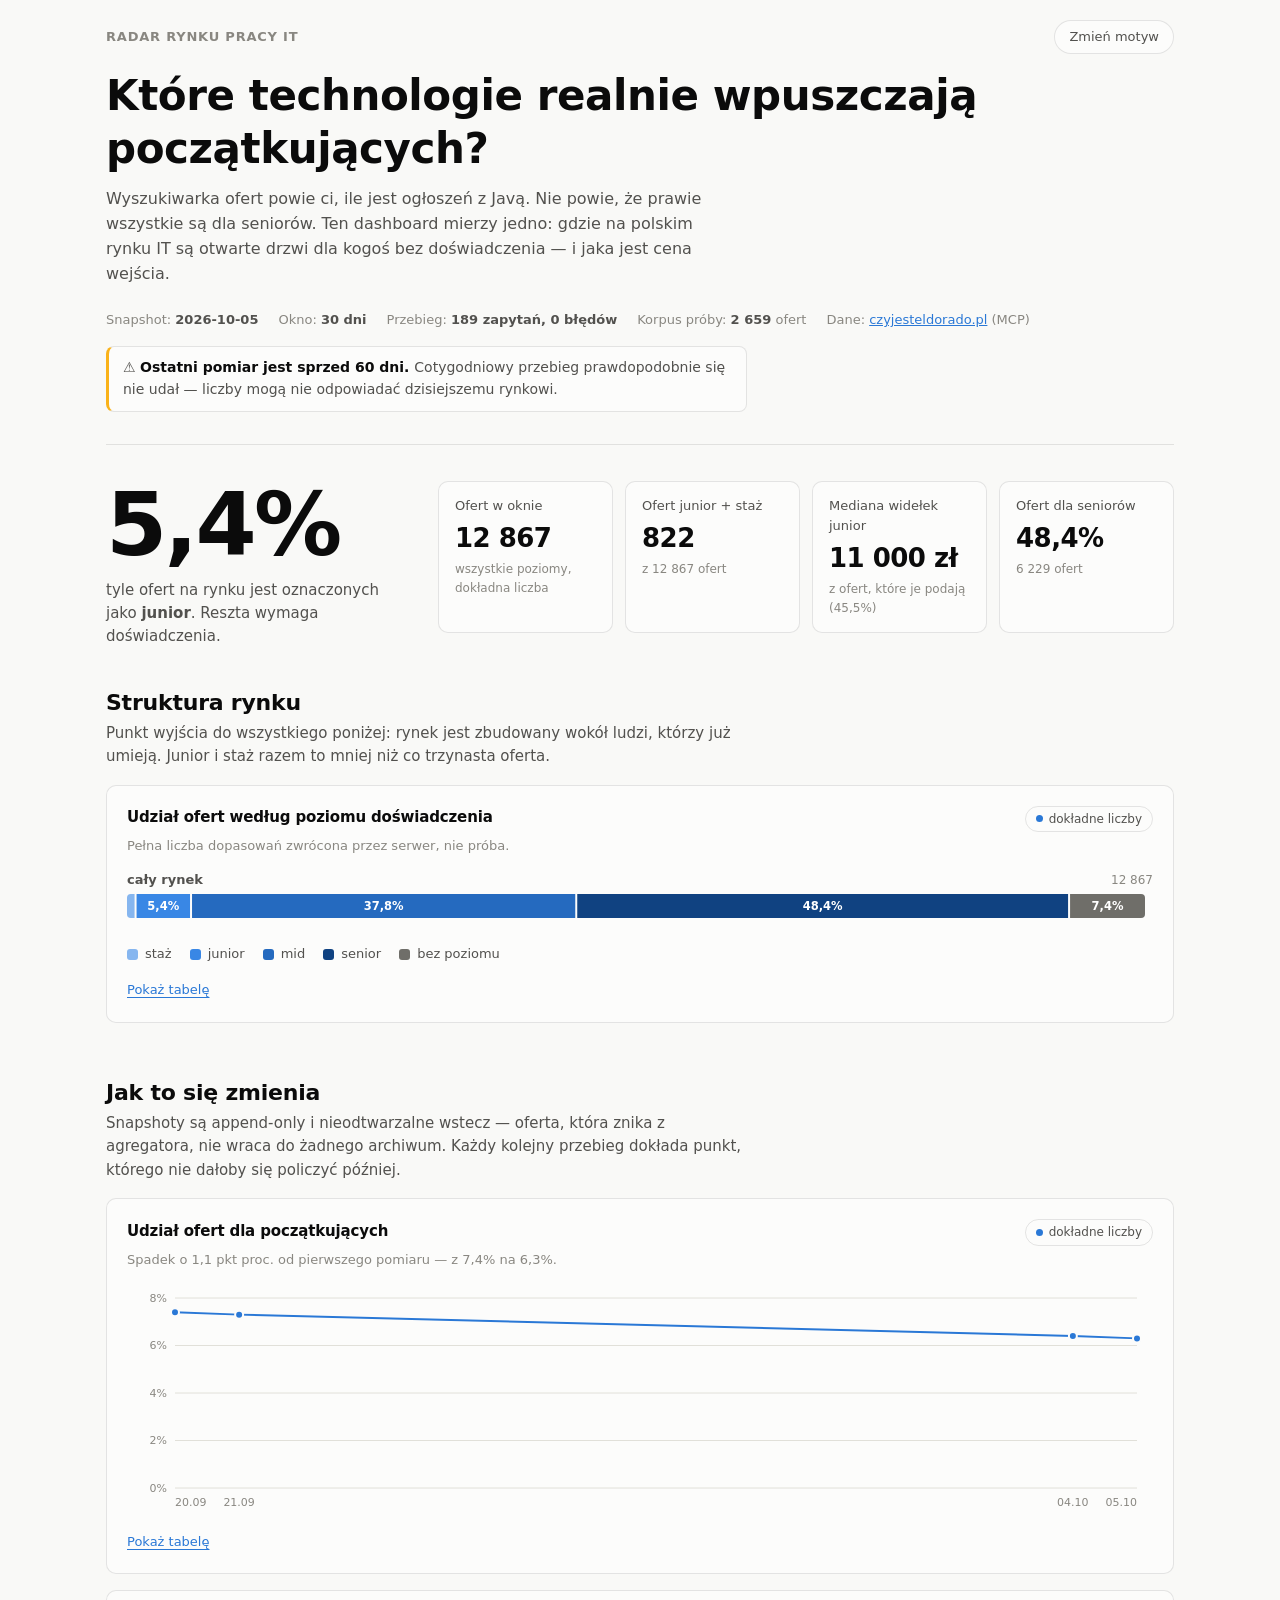
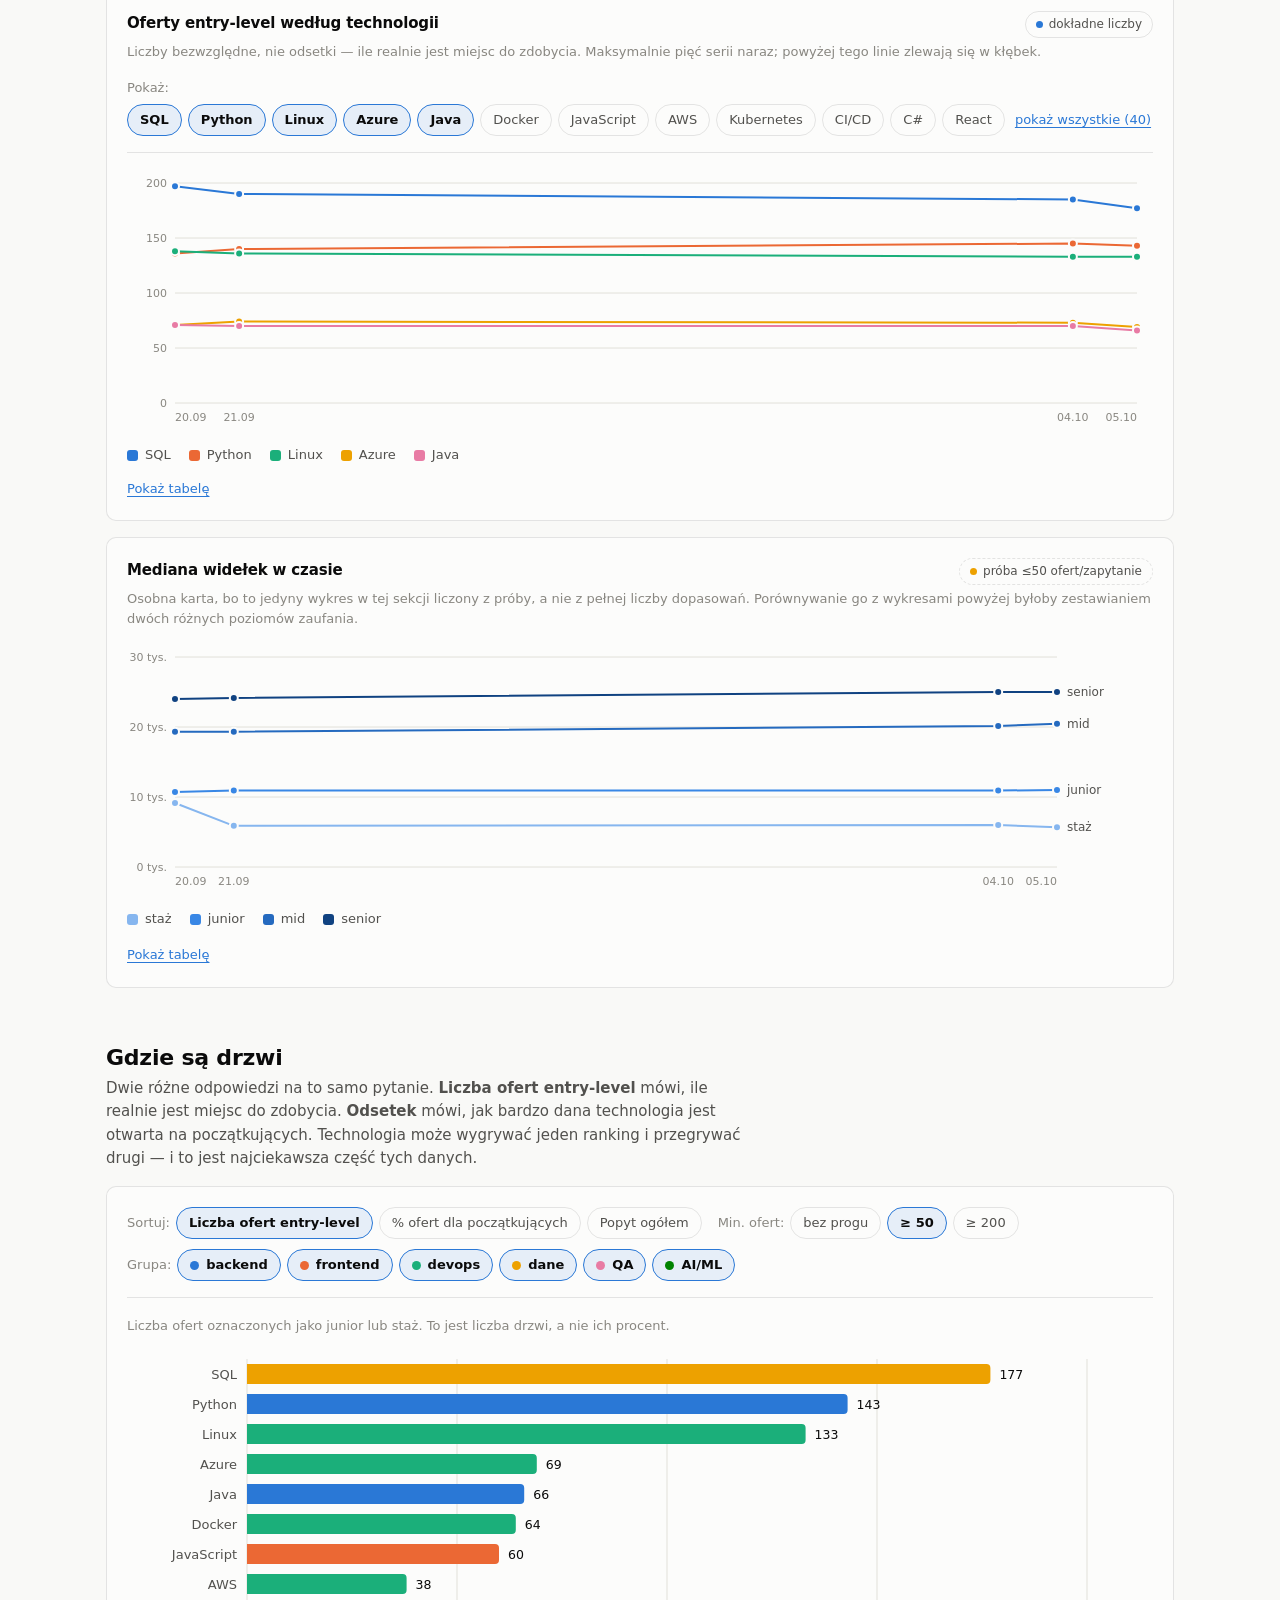
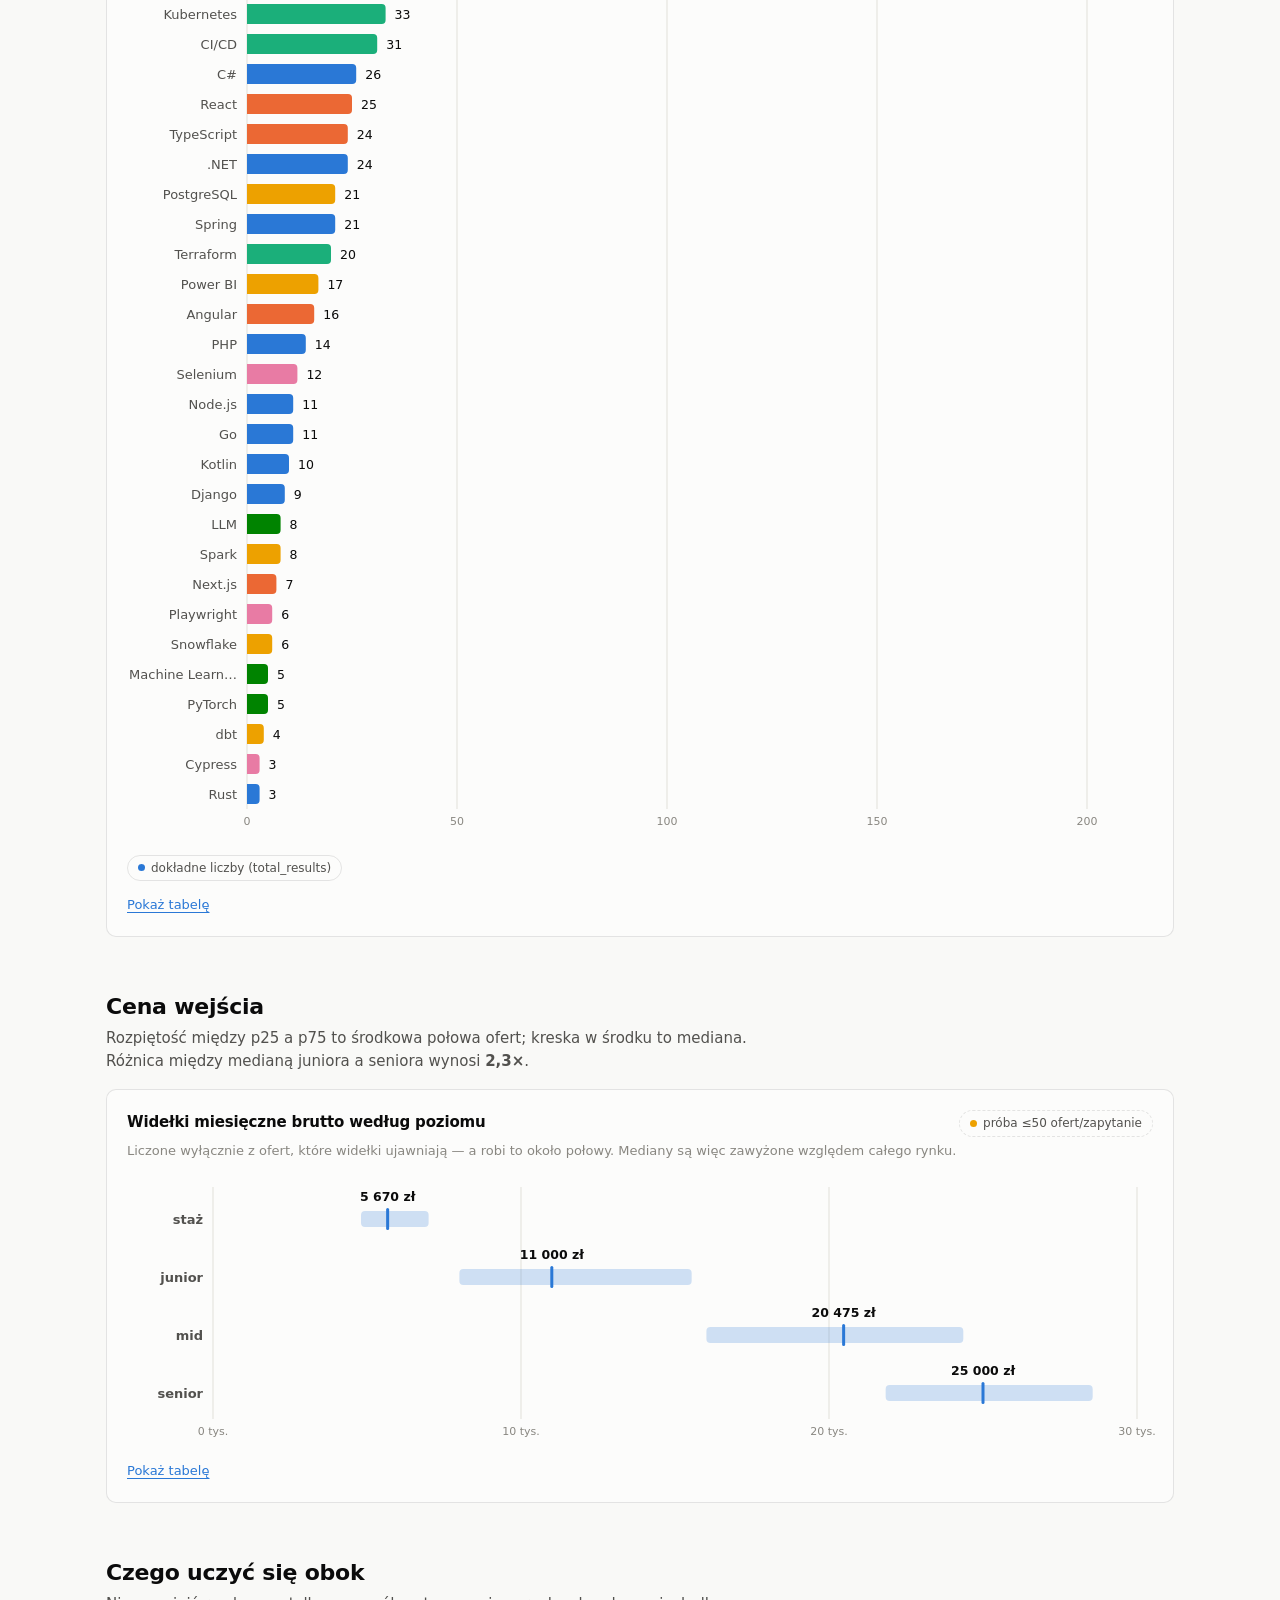
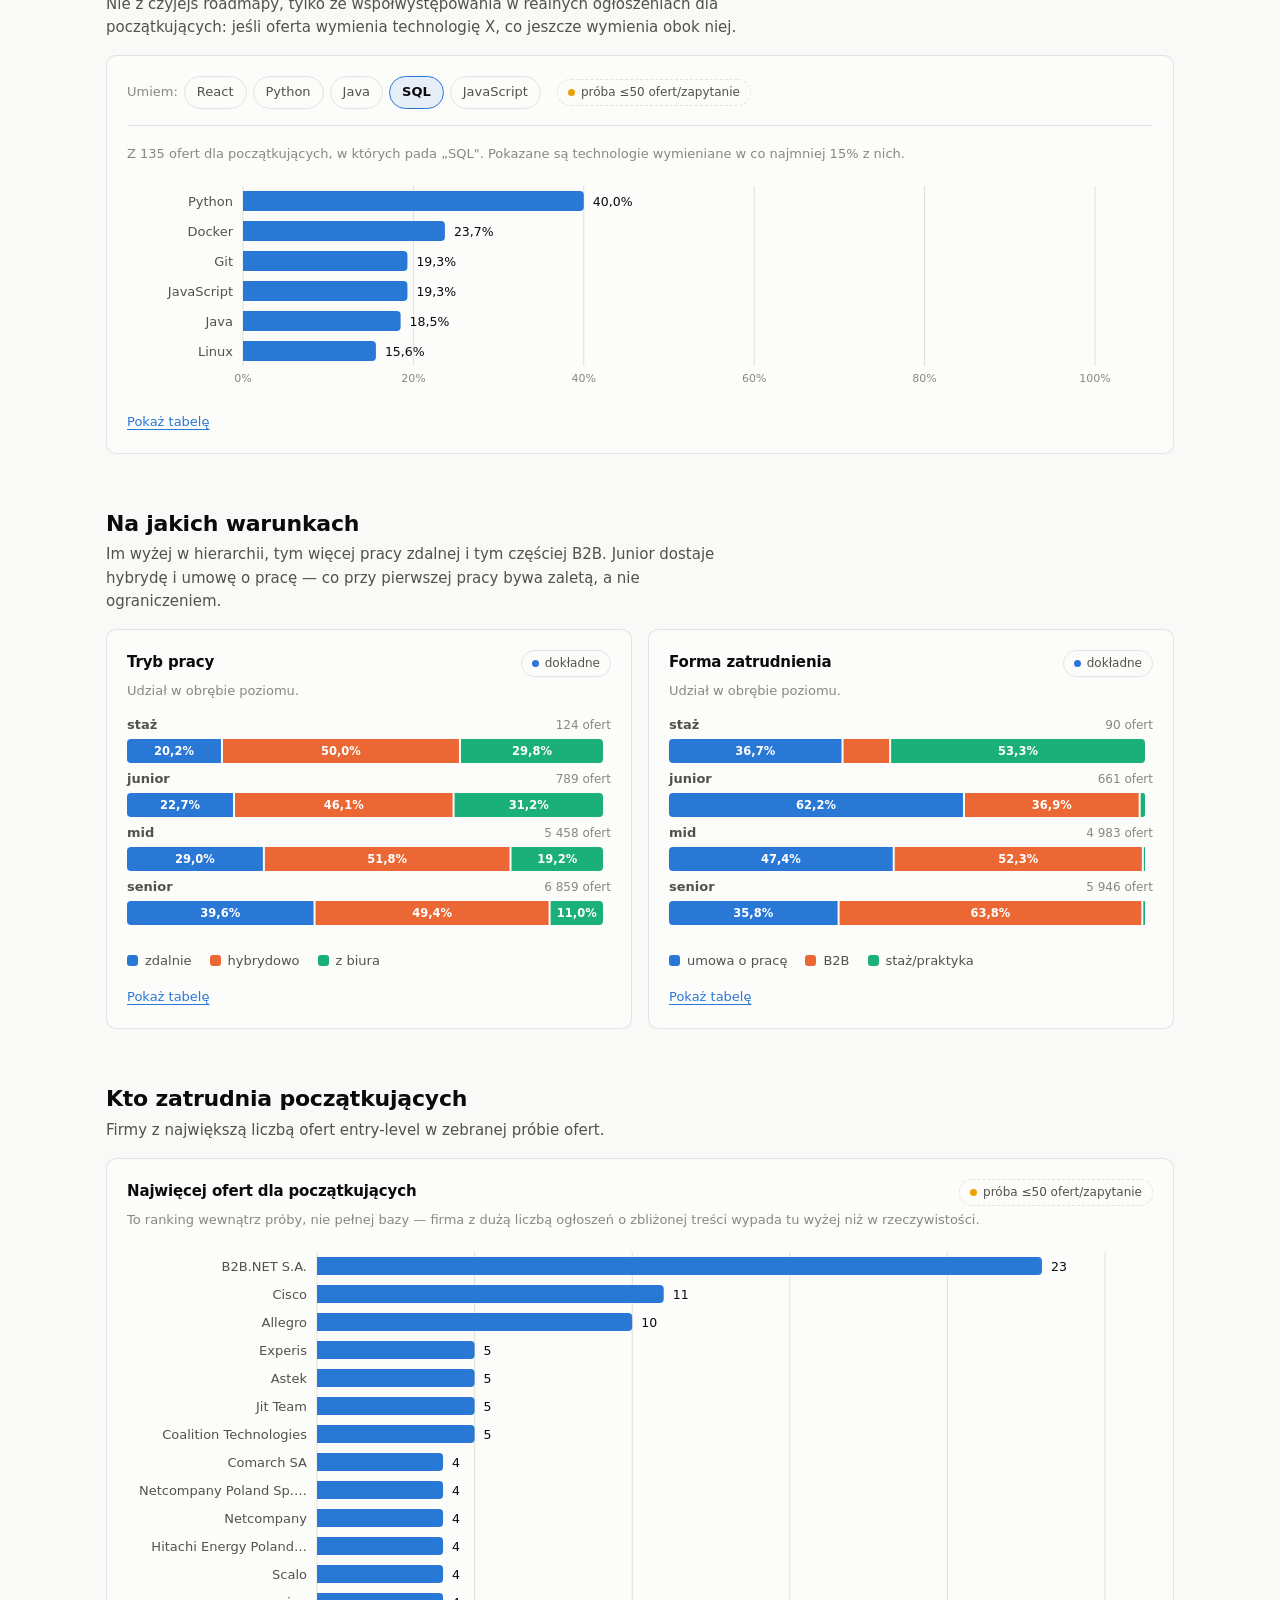
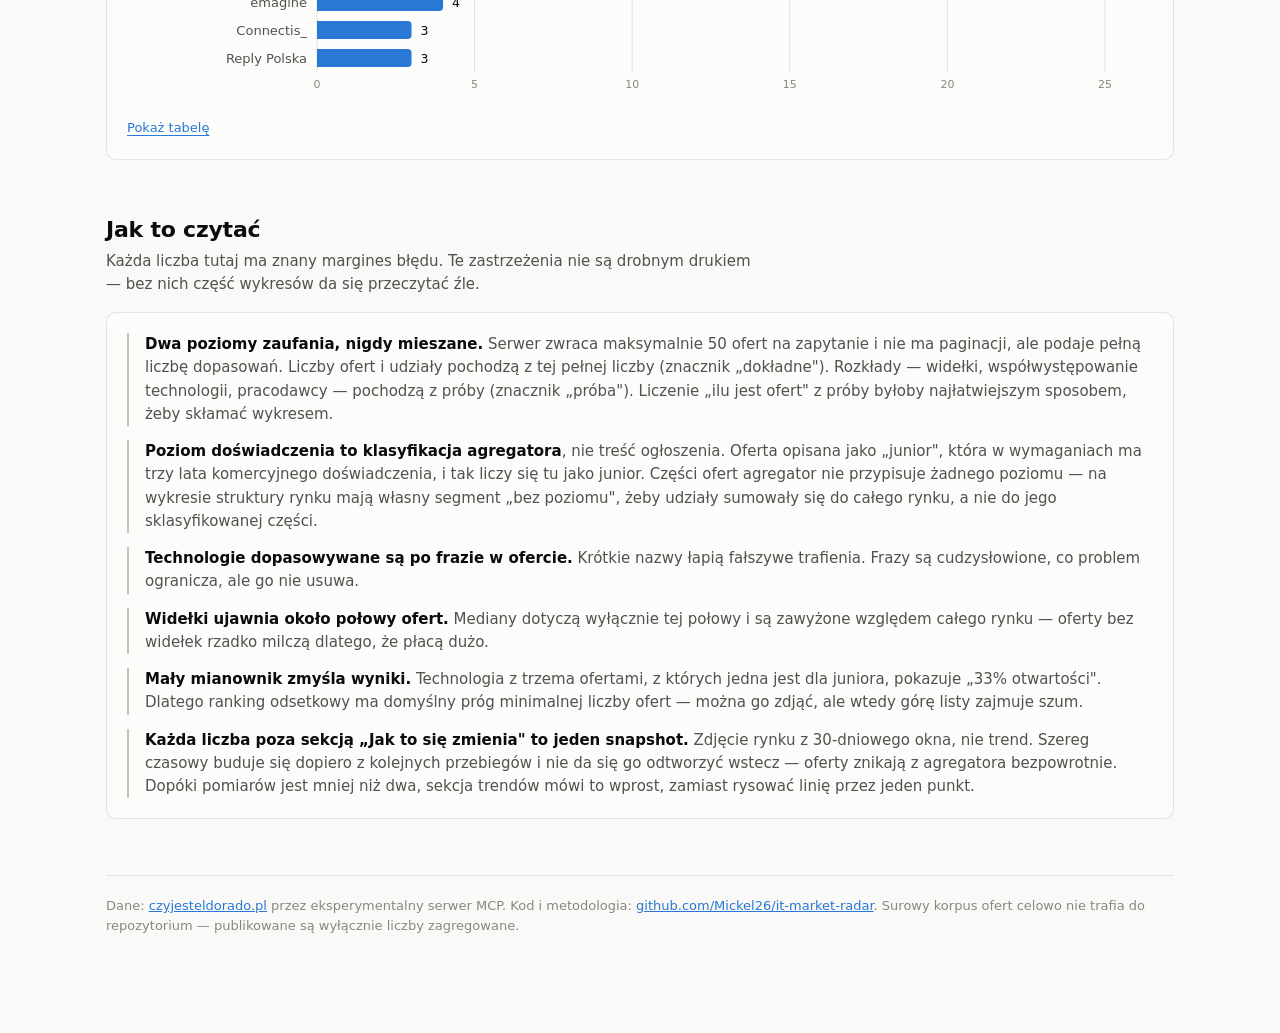
<file: index.html>
<!DOCTYPE html>
<html lang="pl">
  <head>
    <meta charset="utf-8" />
    <meta name="viewport" content="width=device-width, initial-scale=1" />
    <title>Radar rynku pracy IT</title>
    <meta
      name="description"
      content="Które technologie realnie wpuszczają początkujących na polskim rynku IT — policzone z ofert pracy, nie z opinii."
    />
    <link rel="stylesheet" href="assets/dashboard.css" />
    <link
      rel="icon"
      href="data:image/svg+xml,%3Csvg xmlns='http://www.w3.org/2000/svg' viewBox='0 0 32 32'%3E%3Ccircle cx='16' cy='16' r='13' fill='none' stroke='%232a78d6' stroke-width='2.5'/%3E%3Ccircle cx='16' cy='16' r='4' fill='%232a78d6'/%3E%3C/svg%3E"
    />
  </head>
  <body>
    <div class="wrap">
      <div class="topbar">
        <span class="brand">Radar rynku pracy IT</span>
        <button id="theme-toggle" class="theme-toggle" type="button">Zmień motyw</button>
      </div>

      <header class="intro">
        <h1>Które technologie realnie wpuszczają początkujących?</h1>
        <p class="lede">
          Wyszukiwarka ofert powie ci, ile jest ogłoszeń z Javą. Nie powie, że prawie wszystkie są dla seniorów. Ten
          dashboard mierzy jedno: gdzie na polskim rynku IT są otwarte drzwi dla kogoś bez doświadczenia — i jaka jest
          cena wejścia.
        </p>
        <div class="run-meta">
          <span>Snapshot: <b id="run-date">—</b></span>
          <span>Okno: <b id="run-window">—</b></span>
          <span>Przebieg: <b id="run-queries">—</b></span>
          <span>Korpus próby: <b id="run-corpus">—</b> ofert</span>
          <span>Dane: <a href="https://czyjesteldorado.pl">czyjesteldorado.pl</a> (MCP)</span>
        </div>
        <p class="data-notice" id="data-notice" role="status" hidden></p>
      </header>

      <div id="status" class="loading">Wczytuję raport…</div>

      <main id="dashboard" hidden>
        <!-- ---------------------------------------------------- liczba wiodaca -->
        <div class="hero">
          <div class="hero-figure">
            <div class="hero-value" id="hero-value">—</div>
            <div class="hero-label">
              tyle ofert na rynku jest oznaczonych jako <b>junior</b>. Reszta wymaga doświadczenia.
            </div>
          </div>
          <div class="tiles" id="tiles"></div>
        </div>

        <!-- ------------------------------------------------------ struktura -->
        <section id="rynek">
          <div class="sec-head">
            <h2>Struktura rynku</h2>
            <p>
              Punkt wyjścia do wszystkiego poniżej: rynek jest zbudowany wokół ludzi, którzy już umieją. Junior i staż
              razem to mniej niż co trzynasta oferta.
            </p>
          </div>
          <div class="card">
            <div class="card-head">
              <h3>Udział ofert według poziomu doświadczenia</h3>
              <span class="src src-exact">dokładne liczby</span>
            </div>
            <p class="card-sub">Pełna liczba dopasowań zwrócona przez serwer, nie próba.</p>
            <div class="chart" id="chart-market"></div>
            <div id="market-toggle" style="margin-top: 14px"></div>
            <div id="table-market"></div>
          </div>
        </section>

        <!-- -------------------------------------------------------- trendy -->
        <section id="trendy" hidden>
          <div class="sec-head">
            <h2>Jak to się zmienia</h2>
            <p>
              Snapshoty są append-only i nieodtwarzalne wstecz — oferta, która znika z agregatora, nie wraca do żadnego
              archiwum. Każdy kolejny przebieg dokłada punkt, którego nie dałoby się policzyć później.
            </p>
          </div>

          <div class="card" id="trend-empty" hidden>
            <div class="card-head">
              <h3>Za wcześnie na trend</h3>
              <span class="src src-exact">dokładne liczby</span>
            </div>
            <p class="card-sub" style="margin-bottom: 0">
              Mamy <b id="trend-count">1</b> pomiar. Wykres zmiany w czasie potrzebuje co najmniej dwóch — linia
              poprowadzona przez jeden punkt wygląda jak wiedza, a nią nie jest. Zbieranie chodzi automatycznie w
              poniedziałki, więc pierwszy trend pojawi się tu sam po następnym przebiegu.
            </p>
          </div>

          <div id="trend-charts" hidden>
            <div class="card">
              <div class="card-head">
                <h3>Udział ofert dla początkujących</h3>
                <span class="src src-exact">dokładne liczby</span>
              </div>
              <p class="card-sub" id="trend-entry-note"></p>
              <div class="chart" id="chart-trend-entry"></div>
              <div id="trend-entry-toggle" style="margin-top: 14px"></div>
              <div id="table-trend-entry"></div>
            </div>

            <div class="card">
              <div class="card-head">
                <h3>Oferty entry-level według technologii</h3>
                <span class="src src-exact">dokładne liczby</span>
              </div>
              <p class="card-sub">
                Liczby bezwzględne, nie odsetki — ile realnie jest miejsc do zdobycia. Maksymalnie pięć serii naraz;
                powyżej tego linie zlewają się w kłębek.
              </p>
              <div class="controls">
                <div class="ctrl-group">
                  <span class="ctrl-label">Pokaż:</span>
                  <span id="trend-tech-picker" class="ctrl-group"></span>
                </div>
              </div>
              <div class="chart" id="chart-trend-tech"></div>
              <div id="trend-tech-legend"></div>
              <div id="trend-tech-toggle" style="margin-top: 12px"></div>
              <div id="table-trend-tech"></div>
            </div>

            <div class="card">
              <div class="card-head">
                <h3>Mediana widełek w czasie</h3>
                <span class="src src-sample">próba ≤50 ofert/zapytanie</span>
              </div>
              <p class="card-sub">
                Osobna karta, bo to jedyny wykres w tej sekcji liczony z próby, a nie z pełnej liczby dopasowań.
                Porównywanie go z wykresami powyżej byłoby zestawianiem dwóch różnych poziomów zaufania.
              </p>
              <div class="chart" id="chart-trend-salary"></div>
              <div id="trend-salary-toggle" style="margin-top: 14px"></div>
              <div id="table-trend-salary"></div>
            </div>
          </div>
        </section>

        <!-- ------------------------------------------------------- ranking -->
        <section id="technologie">
          <div class="sec-head">
            <h2>Gdzie są drzwi</h2>
            <p>
              Dwie różne odpowiedzi na to samo pytanie. <b>Liczba ofert entry-level</b> mówi, ile realnie jest miejsc do
              zdobycia. <b>Odsetek</b> mówi, jak bardzo dana technologia jest otwarta na początkujących. Technologia
              może wygrywać jeden ranking i przegrywać drugi — i to jest najciekawsza część tych danych.
            </p>
          </div>
          <div class="card">
            <div class="controls">
              <div class="ctrl-group">
                <span class="ctrl-label">Sortuj:</span>
                <span id="tech-sort" class="ctrl-group"></span>
              </div>
              <div class="ctrl-group">
                <span class="ctrl-label">Min. ofert:</span>
                <span id="tech-min" class="ctrl-group"></span>
              </div>
              <div class="ctrl-group">
                <span class="ctrl-label">Grupa:</span>
                <span id="tech-groups" class="ctrl-group"></span>
              </div>
            </div>
            <p class="card-sub" id="tech-note"></p>
            <div class="chart" id="chart-tech"></div>
            <div class="legend" style="margin-top: 16px">
              <span class="src src-exact">dokładne liczby (total_results)</span>
            </div>
            <div id="tech-toggle" style="margin-top: 12px"></div>
            <div id="table-tech"></div>
          </div>
        </section>

        <!-- --------------------------------------------------------- place -->
        <section id="place">
          <div class="sec-head">
            <h2>Cena wejścia</h2>
            <p>
              Rozpiętość między p25 a p75 to środkowa połowa ofert; kreska w środku to mediana. Różnica między medianą
              juniora a seniora wynosi <b id="salary-gap">—</b>.
            </p>
          </div>
          <div class="card">
            <div class="card-head">
              <h3>Widełki miesięczne brutto według poziomu</h3>
              <span class="src src-sample">próba ≤50 ofert/zapytanie</span>
            </div>
            <p class="card-sub">
              Liczone wyłącznie z ofert, które widełki ujawniają — a robi to około połowy. Mediany są więc zawyżone
              względem całego rynku.
            </p>
            <div class="chart" id="chart-salary"></div>
            <div id="salary-toggle" style="margin-top: 14px"></div>
            <div id="table-salary"></div>
          </div>
        </section>

        <!-- ------------------------------------------------------- sciezki -->
        <section id="sciezki">
          <div class="sec-head">
            <h2>Czego uczyć się obok</h2>
            <p>
              Nie z czyjejś roadmapy, tylko ze współwystępowania w realnych ogłoszeniach dla początkujących: jeśli
              oferta wymienia technologię X, co jeszcze wymienia obok niej.
            </p>
          </div>
          <div class="card">
            <div class="controls">
              <div class="ctrl-group">
                <span class="ctrl-label">Umiem:</span>
                <span id="path-tabs" class="ctrl-group" role="tablist"></span>
              </div>
              <span class="src src-sample">próba ≤50 ofert/zapytanie</span>
            </div>
            <p class="card-sub" id="path-meta"></p>
            <div class="chart" id="chart-path"></div>
            <div id="path-toggle" style="margin-top: 14px"></div>
            <div id="table-path"></div>
          </div>
        </section>

        <!-- ------------------------------------------------- tryb i kontrakt -->
        <section id="warunki">
          <div class="sec-head">
            <h2>Na jakich warunkach</h2>
            <p>
              Im wyżej w hierarchii, tym więcej pracy zdalnej i tym częściej B2B. Junior dostaje hybrydę i umowę o
              pracę — co przy pierwszej pracy bywa zaletą, a nie ograniczeniem.
            </p>
          </div>
          <div class="two-col">
            <div class="card">
              <div class="card-head">
                <h3>Tryb pracy</h3>
                <span class="src src-exact">dokładne</span>
              </div>
              <p class="card-sub">Udział w obrębie poziomu.</p>
              <div class="chart" id="chart-modes"></div>
              <div id="modes-toggle" style="margin-top: 14px"></div>
              <div id="table-modes"></div>
            </div>
            <div class="card">
              <div class="card-head">
                <h3>Forma zatrudnienia</h3>
                <span class="src src-exact">dokładne</span>
              </div>
              <p class="card-sub">Udział w obrębie poziomu.</p>
              <div class="chart" id="chart-contracts"></div>
              <div id="contracts-toggle" style="margin-top: 14px"></div>
              <div id="table-contracts"></div>
            </div>
          </div>
        </section>

        <!-- ---------------------------------------------------- pracodawcy -->
        <section id="pracodawcy">
          <div class="sec-head">
            <h2>Kto zatrudnia początkujących</h2>
            <p>Firmy z największą liczbą ofert entry-level w zebranej próbie ofert.</p>
          </div>
          <div class="card">
            <div class="card-head">
              <h3>Najwięcej ofert dla początkujących</h3>
              <span class="src src-sample">próba ≤50 ofert/zapytanie</span>
            </div>
            <p class="card-sub">
              To ranking wewnątrz próby, nie pełnej bazy — firma z dużą liczbą ogłoszeń o zbliżonej treści wypada tu
              wyżej niż w rzeczywistości.
            </p>
            <div class="chart" id="chart-employers"></div>
            <div id="employers-toggle" style="margin-top: 14px"></div>
            <div id="table-employers"></div>
          </div>
        </section>

        <!-- --------------------------------------------------- zastrzezenia -->
        <section id="zastrzezenia" class="caveats">
          <div class="sec-head">
            <h2>Jak to czytać</h2>
            <p>
              Każda liczba tutaj ma znany margines błędu. Te zastrzeżenia nie są drobnym drukiem — bez nich część
              wykresów da się przeczytać źle.
            </p>
          </div>
          <div class="card">
            <ul>
              <li>
                <b>Dwa poziomy zaufania, nigdy mieszane.</b> Serwer zwraca maksymalnie 50 ofert na zapytanie i nie ma
                paginacji, ale podaje pełną liczbę dopasowań. Liczby ofert i udziały pochodzą z tej pełnej liczby
                (znacznik „dokładne"). Rozkłady — widełki, współwystępowanie technologii, pracodawcy — pochodzą z próby
                (znacznik „próba"). Liczenie „ilu jest ofert" z próby byłoby najłatwiejszym sposobem, żeby skłamać
                wykresem.
              </li>
              <li>
                <b>Poziom doświadczenia to klasyfikacja agregatora</b>, nie treść ogłoszenia. Oferta opisana jako
                „junior", która w wymaganiach ma trzy lata komercyjnego doświadczenia, i tak liczy się tu jako junior.
                Części ofert agregator nie przypisuje żadnego poziomu — na wykresie struktury rynku mają własny segment
                „bez poziomu", żeby udziały sumowały się do całego rynku, a nie do jego sklasyfikowanej części.
              </li>
              <li>
                <b>Technologie dopasowywane są po frazie w ofercie.</b> Krótkie nazwy łapią fałszywe trafienia. Frazy są
                cudzysłowione, co problem ogranicza, ale go nie usuwa.
              </li>
              <li>
                <b>Widełki ujawnia około połowy ofert.</b> Mediany dotyczą wyłącznie tej połowy i są zawyżone względem
                całego rynku — oferty bez widełek rzadko milczą dlatego, że płacą dużo.
              </li>
              <li>
                <b>Mały mianownik zmyśla wyniki.</b> Technologia z trzema ofertami, z których jedna jest dla juniora,
                pokazuje „33% otwartości". Dlatego ranking odsetkowy ma domyślny próg minimalnej liczby ofert — można
                go zdjąć, ale wtedy górę listy zajmuje szum.
              </li>
              <li>
                <b>Każda liczba poza sekcją „Jak to się zmienia" to jeden snapshot.</b> Zdjęcie rynku z 30-dniowego
                okna, nie trend. Szereg czasowy buduje się dopiero z kolejnych przebiegów i nie da się go odtworzyć
                wstecz — oferty znikają z agregatora bezpowrotnie. Dopóki pomiarów jest mniej niż dwa, sekcja trendów
                mówi to wprost, zamiast rysować linię przez jeden punkt.
              </li>
            </ul>
          </div>
        </section>

        <footer>
          Dane: <a href="https://czyjesteldorado.pl">czyjesteldorado.pl</a> przez eksperymentalny serwer MCP. Kod i
          metodologia: <a href="https://github.com/Mickel26/it-market-radar">github.com/Mickel26/it-market-radar</a>.
          Surowy korpus ofert celowo nie trafia do repozytorium — publikowane są wyłącznie liczby zagregowane.
        </footer>
      </main>
    </div>

    <div id="tip" role="tooltip" aria-live="polite"></div>
    <script src="assets/dashboard.js"></script>
  </body>
</html>
</file>
<file: assets/dashboard.css>
/* Radar rynku pracy IT — warstwa prezentacji.
 *
 * Kolory sa tokenami CSS, nie hexami rozsianymi po kodzie: dzieki temu
 * przelaczenie motywu nie wymaga przerysowania wykresow (SVG wypelnia sie
 * przez var()). Palety kategoryczna i porzadkowa przeszly walidacje CVD
 * (kontrast, separacja dla protan/deutan/tritan) w obu motywach.
 */

:root {
  color-scheme: light;

  --surface-1: #fcfcfb;
  --page: #f9f9f7;
  --text-primary: #0b0b0b;
  --text-secondary: #52514e;
  --text-muted: #898781;
  --gridline: #e1e0d9;
  --baseline: #c3c2b7;
  --border: rgba(11, 11, 11, 0.1);
  --wash: rgba(11, 11, 11, 0.04);

  /* kategoryczna: identyfikacja (grupa technologii, tryb pracy, kontrakt) */
  --series-1: #2a78d6;
  --series-2: #eb6834;
  --series-3: #1baf7a;
  --series-4: #eda100;
  --series-5: #e87ba4;
  --series-6: #008300;

  /* porzadkowa: poziom doswiadczenia ma naturalna kolejnosc, wiec jeden odcien */
  --level-intern: #86b6ef;
  --level-junior: #3987e5;
  --level-mid: #256abf;
  --level-senior: #104281;
  /* poza rampa porzadkowa: "nieokreslony" to brak danych, nie kolejny szczebel.
     Ten sam szary w obu motywach — biala etykieta czyta sie na nim zawsze. */
  --level-unknown: #6f6e69;

  --accent: #2a78d6;
  --accent-wash: rgba(42, 120, 214, 0.1);

  --radius: 10px;
  --maxw: 1100px;
}

@media (prefers-color-scheme: dark) {
  :root:where(:not([data-theme="light"])) {
    color-scheme: dark;

    --surface-1: #1a1a19;
    --page: #0d0d0d;
    --text-primary: #ffffff;
    --text-secondary: #c3c2b7;
    --text-muted: #898781;
    --gridline: #2c2c2a;
    --baseline: #383835;
    --border: rgba(255, 255, 255, 0.1);
    --wash: rgba(255, 255, 255, 0.05);

    --series-1: #3987e5;
    --series-2: #d95926;
    --series-3: #199e70;
    --series-4: #c98500;
    --series-5: #d55181;
    --series-6: #008300;

    --level-intern: #b7d3f6;
    --level-junior: #6da7ec;
    --level-mid: #2a78d6;
    --level-senior: #184f95;

    --accent: #3987e5;
    --accent-wash: rgba(57, 135, 229, 0.16);
  }
}

:root[data-theme="dark"] {
  color-scheme: dark;

  --surface-1: #1a1a19;
  --page: #0d0d0d;
  --text-primary: #ffffff;
  --text-secondary: #c3c2b7;
  --text-muted: #898781;
  --gridline: #2c2c2a;
  --baseline: #383835;
  --border: rgba(255, 255, 255, 0.1);
  --wash: rgba(255, 255, 255, 0.05);

  --series-1: #3987e5;
  --series-2: #d95926;
  --series-3: #199e70;
  --series-4: #c98500;
  --series-5: #d55181;
  --series-6: #008300;

  --level-intern: #b7d3f6;
  --level-junior: #6da7ec;
  --level-mid: #2a78d6;
  --level-senior: #184f95;

  --accent: #3987e5;
  --accent-wash: rgba(57, 135, 229, 0.16);
}

* {
  box-sizing: border-box;
}

body {
  margin: 0;
  background: var(--page);
  color: var(--text-primary);
  font-family: system-ui, -apple-system, "Segoe UI", sans-serif;
  font-size: 15px;
  line-height: 1.55;
  -webkit-text-size-adjust: 100%;
}

.wrap {
  max-width: var(--maxw);
  margin: 0 auto;
  padding: 0 16px 96px;
}

a {
  color: var(--accent);
}

h1,
h2,
h3 {
  line-height: 1.25;
  letter-spacing: -0.01em;
  margin: 0;
}

/* ---------- naglowek ---------- */

.topbar {
  display: flex;
  align-items: center;
  justify-content: space-between;
  gap: 16px;
  padding: 20px 0 8px;
  flex-wrap: wrap;
}

.brand {
  font-size: 13px;
  font-weight: 600;
  letter-spacing: 0.06em;
  text-transform: uppercase;
  color: var(--text-muted);
}

.theme-toggle {
  border: 1px solid var(--border);
  background: var(--surface-1);
  color: var(--text-secondary);
  border-radius: 999px;
  padding: 6px 14px;
  font: inherit;
  font-size: 13px;
  cursor: pointer;
}

.theme-toggle:hover {
  background: var(--wash);
}

header.intro {
  padding: 8px 0 32px;
  border-bottom: 1px solid var(--border);
  margin-bottom: 36px;
}

header.intro h1 {
  font-size: clamp(28px, 5vw, 42px);
  margin-bottom: 12px;
}

.lede {
  color: var(--text-secondary);
  max-width: 62ch;
  margin: 0 0 24px;
  font-size: 16px;
}

.run-meta {
  display: flex;
  gap: 8px 20px;
  flex-wrap: wrap;
  font-size: 13px;
  color: var(--text-muted);
}

.run-meta b {
  color: var(--text-secondary);
  font-weight: 600;
}

/* Swiezosc i kompletnosc danych. Nie kolor statusu sam w sobie - ikona
   i tekst niosa znaczenie, ramka tylko przyciaga wzrok. */
.data-notice {
  margin: 16px 0 0;
  padding: 10px 14px;
  border: 1px solid var(--border);
  border-left: 3px solid #fab219;
  border-radius: 8px;
  background: var(--surface-1);
  color: var(--text-secondary);
  font-size: 14px;
  max-width: 72ch;
}

.data-notice b {
  color: var(--text-primary);
}

/* ---------- liczba wiodaca + kafelki ---------- */

.hero {
  display: grid;
  grid-template-columns: minmax(200px, 300px) 1fr;
  gap: 32px;
  align-items: start;
  margin-bottom: 40px;
}

.hero-figure .hero-value {
  font-size: clamp(56px, 11vw, 88px);
  font-weight: 650;
  line-height: 1;
  letter-spacing: -0.03em;
}

.hero-figure .hero-label {
  color: var(--text-secondary);
  margin-top: 10px;
  max-width: 30ch;
}

.tiles {
  display: grid;
  grid-template-columns: repeat(auto-fit, minmax(150px, 1fr));
  gap: 12px;
}

.tile {
  background: var(--surface-1);
  border: 1px solid var(--border);
  border-radius: var(--radius);
  padding: 14px 16px;
}

.tile .t-label {
  font-size: 13px;
  color: var(--text-secondary);
}

.tile .t-value {
  font-size: 26px;
  font-weight: 620;
  letter-spacing: -0.02em;
  margin-top: 2px;
}

.tile .t-note {
  font-size: 12px;
  color: var(--text-muted);
  margin-top: 2px;
}

/* ---------- karty wykresow ---------- */

section {
  margin-bottom: 56px;
  scroll-margin-top: 16px;
}

.sec-head {
  margin-bottom: 16px;
}

.sec-head h2 {
  font-size: 22px;
  margin-bottom: 6px;
}

.sec-head p {
  color: var(--text-secondary);
  margin: 0;
  max-width: 68ch;
}

.card {
  background: var(--surface-1);
  border: 1px solid var(--border);
  border-radius: var(--radius);
  padding: 20px;
}

.card + .card {
  margin-top: 16px;
}

.card-head {
  display: flex;
  align-items: baseline;
  justify-content: space-between;
  gap: 12px;
  flex-wrap: wrap;
  margin-bottom: 4px;
}

.card h3 {
  font-size: 15px;
  font-weight: 620;
}

.card-sub {
  color: var(--text-muted);
  font-size: 13px;
  margin: 0 0 16px;
}

.two-col {
  display: grid;
  grid-template-columns: repeat(auto-fit, minmax(320px, 1fr));
  gap: 16px;
}

.two-col .card + .card {
  margin-top: 0;
}

/* ---------- znacznik zrodla danych ---------- */

.src {
  display: inline-flex;
  align-items: center;
  gap: 6px;
  font-size: 12px;
  border-radius: 999px;
  padding: 3px 10px;
  border: 1px solid var(--border);
  color: var(--text-secondary);
  white-space: nowrap;
}

.src::before {
  content: "";
  width: 7px;
  height: 7px;
  border-radius: 50%;
  flex: none;
}

.src-exact::before {
  background: var(--series-1);
}

.src-sample::before {
  background: var(--series-4);
}

.src-sample {
  border-style: dashed;
}

/* ---------- sterowanie ---------- */

.controls {
  display: flex;
  gap: 10px 16px;
  flex-wrap: wrap;
  align-items: center;
  margin-bottom: 18px;
  padding-bottom: 16px;
  border-bottom: 1px solid var(--border);
}

.ctrl-group {
  display: flex;
  gap: 6px;
  align-items: center;
  flex-wrap: wrap;
}

.ctrl-label {
  font-size: 13px;
  color: var(--text-muted);
}

.chip {
  border: 1px solid var(--border);
  background: transparent;
  color: var(--text-secondary);
  border-radius: 999px;
  padding: 5px 12px;
  font: inherit;
  font-size: 13px;
  cursor: pointer;
  display: inline-flex;
  align-items: center;
  gap: 7px;
}

.chip:hover {
  background: var(--wash);
}

.chip[aria-pressed="true"],
.chip[aria-selected="true"] {
  background: var(--accent-wash);
  border-color: var(--accent);
  color: var(--text-primary);
  font-weight: 560;
}

.chip .dot {
  width: 9px;
  height: 9px;
  border-radius: 50%;
  flex: none;
}

.chip:focus-visible,
.theme-toggle:focus-visible,
.linkish:focus-visible,
[data-hit]:focus-visible {
  outline: 2px solid var(--accent);
  outline-offset: 2px;
}

.linkish {
  background: none;
  border: none;
  padding: 0;
  font: inherit;
  font-size: 13px;
  color: var(--accent);
  cursor: pointer;
  text-decoration: underline;
  text-underline-offset: 3px;
}

/* ---------- wykresy ---------- */

.chart {
  width: 100%;
}

.chart svg {
  display: block;
  width: 100%;
  overflow: visible;
}

[data-hit] {
  cursor: default;
}

.legend {
  display: flex;
  gap: 8px 18px;
  flex-wrap: wrap;
  margin-top: 14px;
  font-size: 13px;
  color: var(--text-secondary);
}

.legend-item {
  display: inline-flex;
  align-items: center;
  gap: 7px;
}

.legend-key {
  width: 11px;
  height: 11px;
  border-radius: 3px;
  flex: none;
}

/* ---------- tabela (bliznak kazdego wykresu) ---------- */

.table-wrap {
  margin-top: 16px;
  overflow-x: auto;
}

table {
  border-collapse: collapse;
  width: 100%;
  font-size: 13px;
  font-variant-numeric: tabular-nums;
}

caption {
  text-align: left;
  color: var(--text-muted);
  font-size: 12px;
  padding-bottom: 8px;
}

th,
td {
  text-align: right;
  padding: 7px 10px;
  border-bottom: 1px solid var(--gridline);
  white-space: nowrap;
}

th:first-child,
td:first-child {
  text-align: left;
}

thead th {
  color: var(--text-muted);
  font-weight: 560;
  border-bottom-color: var(--baseline);
}

tbody tr:hover {
  background: var(--wash);
}

[hidden] {
  display: none !important;
}

/* ---------- tooltip ---------- */

#tip {
  position: fixed;
  z-index: 50;
  pointer-events: none;
  background: var(--surface-1);
  border: 1px solid var(--border);
  box-shadow: 0 6px 24px rgba(0, 0, 0, 0.14);
  border-radius: 8px;
  padding: 9px 11px;
  font-size: 13px;
  max-width: 270px;
  opacity: 0;
  transition: opacity 0.1s;
}

#tip[data-show="1"] {
  opacity: 1;
}

#tip .tip-title {
  font-weight: 620;
  margin-bottom: 5px;
}

#tip .tip-row {
  display: flex;
  align-items: center;
  gap: 8px;
  justify-content: space-between;
  color: var(--text-secondary);
}

#tip .tip-row .tip-key {
  display: inline-flex;
  align-items: center;
  gap: 6px;
}

#tip .tip-row .tip-stroke {
  width: 12px;
  height: 2px;
  border-radius: 1px;
  flex: none;
}

#tip .tip-row .tip-val {
  color: var(--text-primary);
  font-weight: 620;
  font-variant-numeric: tabular-nums;
}

#tip .tip-note {
  color: var(--text-muted);
  font-size: 12px;
  margin-top: 5px;
}

/* ---------- zastrzezenia ---------- */

.caveats ul {
  margin: 0;
  padding: 0;
  list-style: none;
  display: grid;
  gap: 14px;
}

.caveats li {
  padding-left: 16px;
  border-left: 2px solid var(--baseline);
  color: var(--text-secondary);
}

.caveats li b {
  color: var(--text-primary);
  font-weight: 600;
}

footer {
  border-top: 1px solid var(--border);
  padding-top: 20px;
  color: var(--text-muted);
  font-size: 13px;
}

.loading,
.error {
  padding: 40px 0;
  color: var(--text-secondary);
}

.error code {
  background: var(--wash);
  padding: 2px 6px;
  border-radius: 4px;
  font-size: 13px;
}

@media (max-width: 720px) {
  .hero {
    grid-template-columns: 1fr;
    gap: 24px;
  }
}

@media (prefers-reduced-motion: reduce) {
  * {
    transition: none !important;
  }
}
</file>
